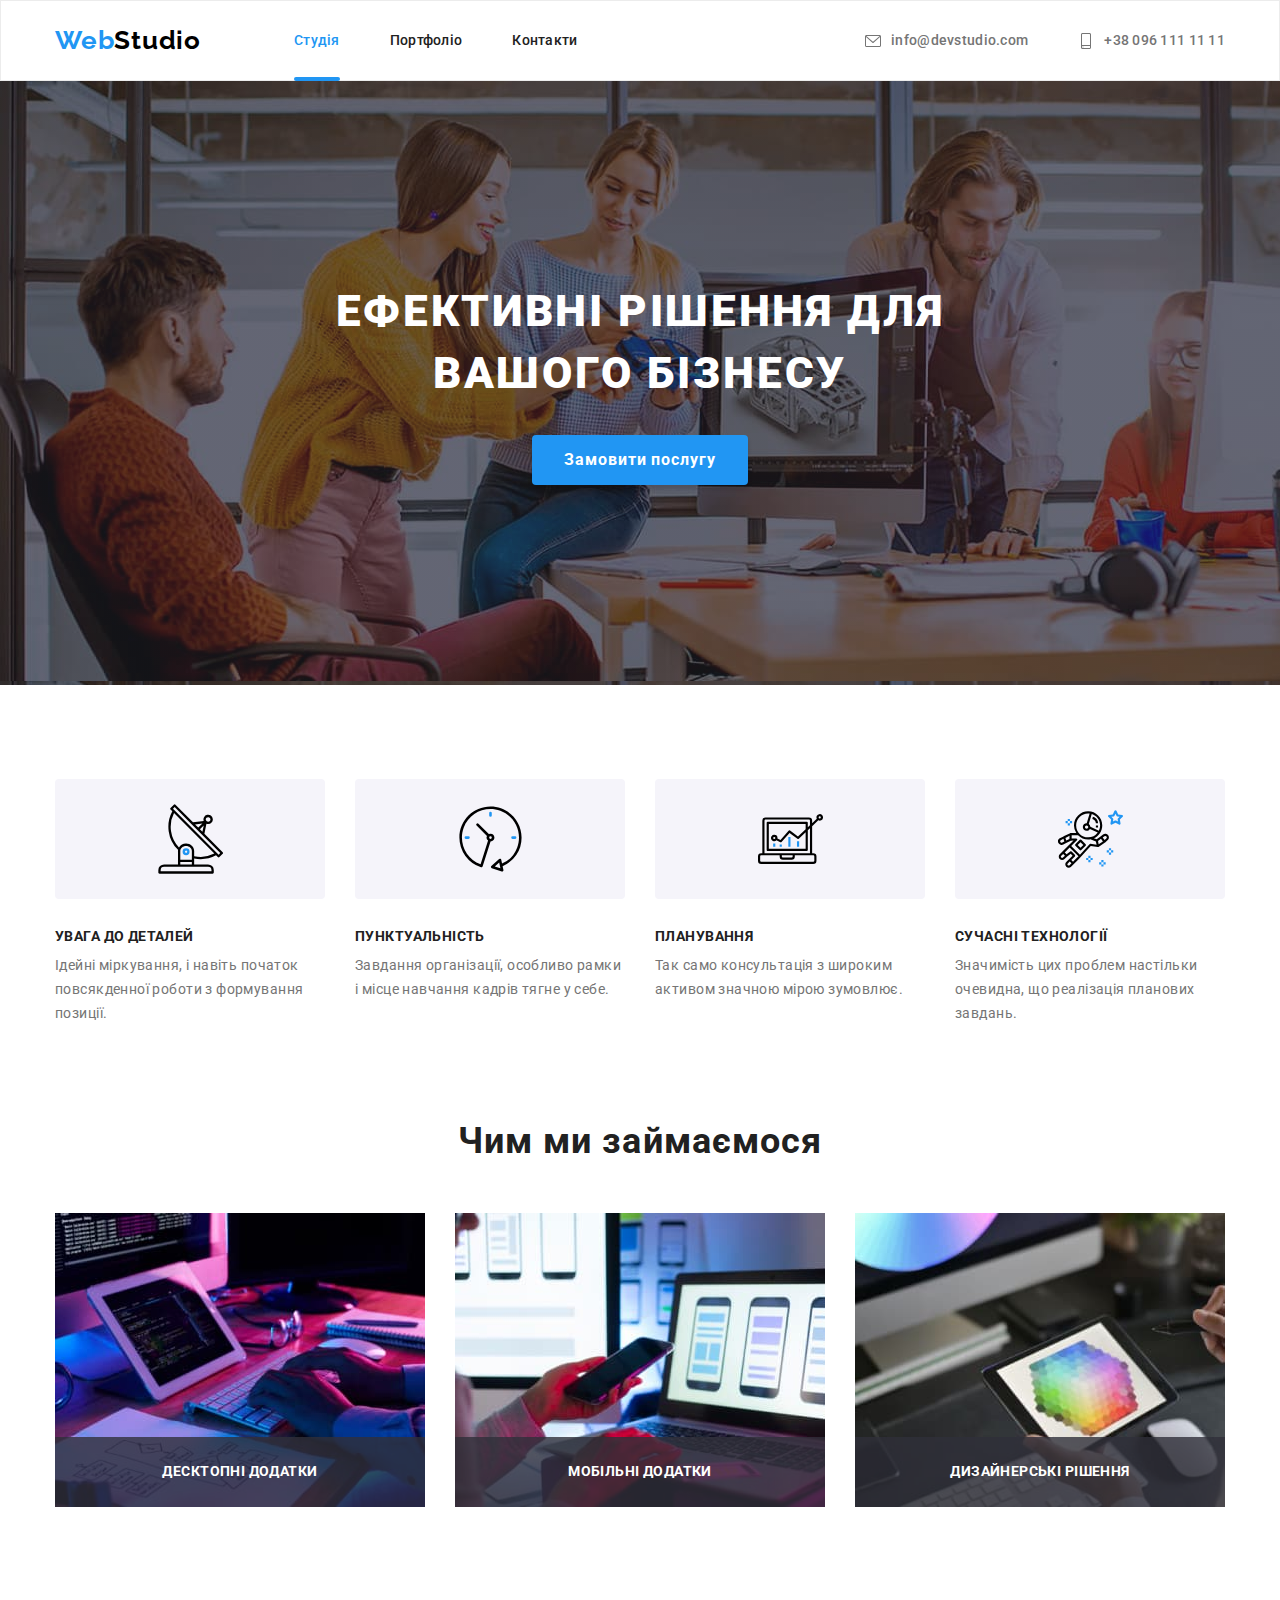
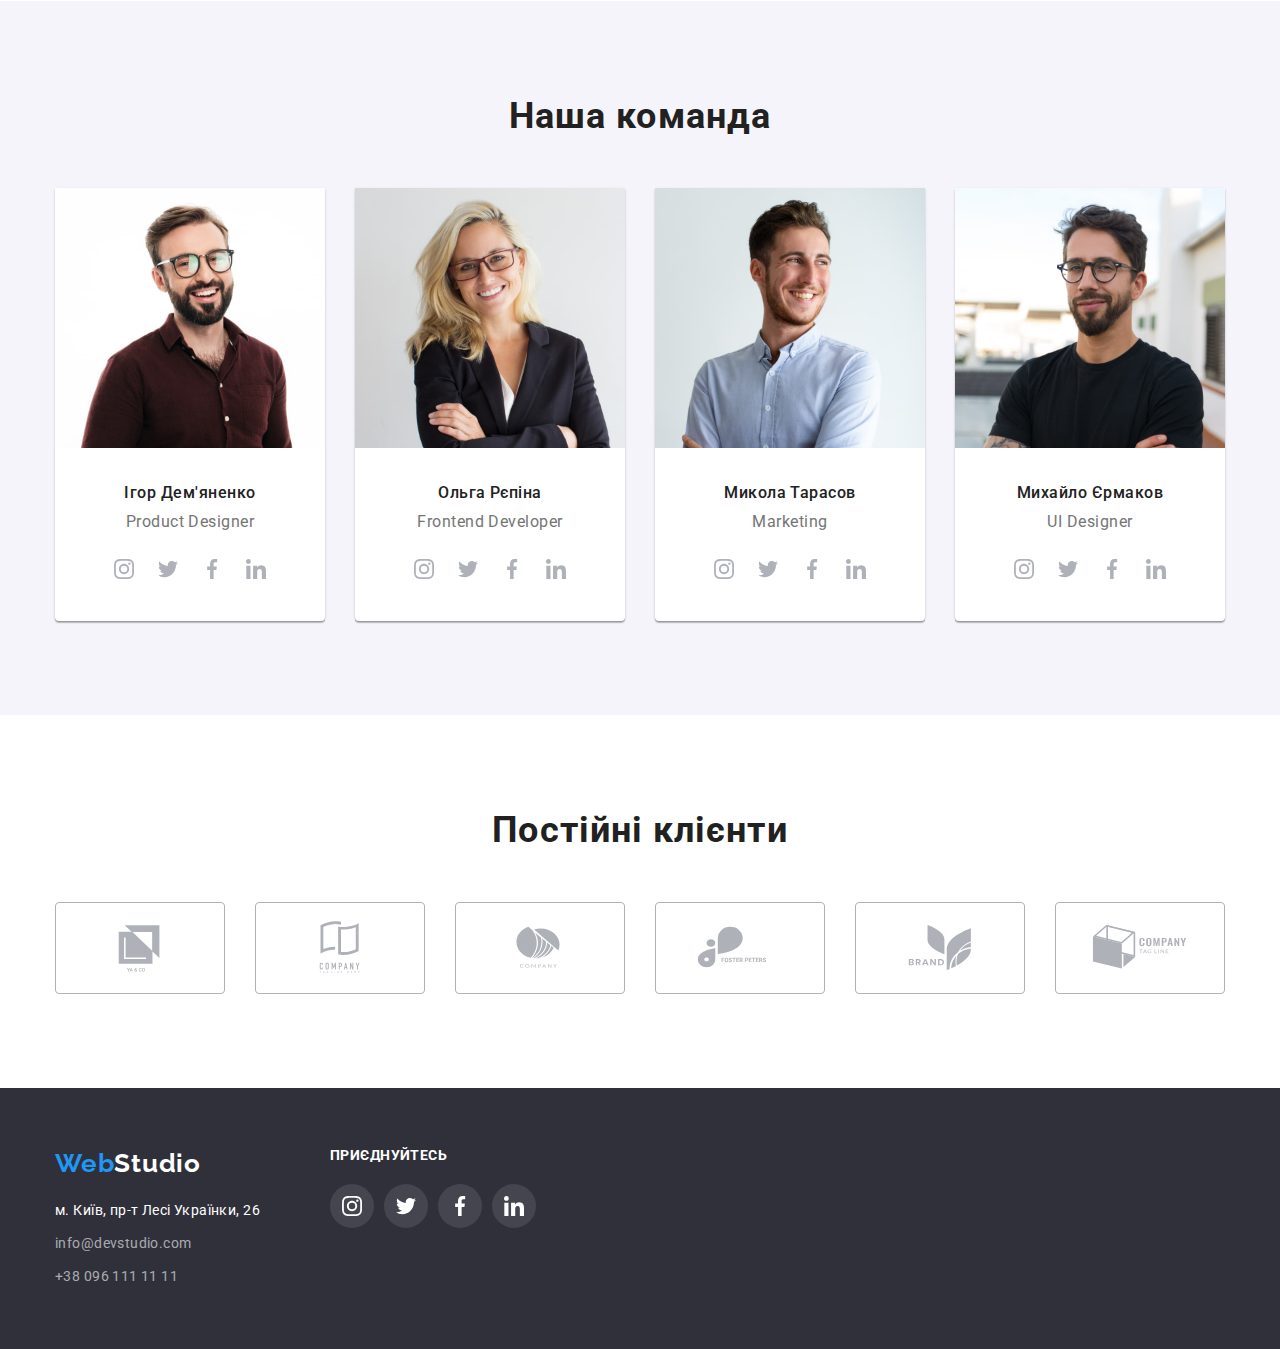
<file: index.html>
<!DOCTYPE html>
<html lang="uk">
<head>
    <meta charset="UTF-8">
    <meta http-equiv="X-UA-Compatible" content="IE=edge">
    <meta name="viewport" content="width=device-width, initial-scale=1.0">
    <title>WebStudio</title>
    <link href="https://fonts.googleapis.com/css2?family=Raleway:wght@700&family=Roboto:wght@400;500;700;900&display=swap"
        rel="stylesheet">
    <link rel="stylesheet" href="https://cdnjs.cloudflare.com/ajax/libs/modern-normalize/1.0.0/modern-normalize.min.css" />
    <link rel="stylesheet" href="./css/styles.css">
</head>
<body class="studio">

    <!-- Шапка сайту-->
    
    <header class="over">
        <div class="container main-over">
        <a href="./index.html" class="logo"><span class="logo-web">Web</span><span class="logo-studio">Studio</span></a>
        <nav>
            <ul class="site-nav">
                <li class="item"><a href="./index.html" class="link studio">Студія</a></li>
                <li class="item"><a href="./portfolio.html" class="link">Портфоліо</a></li>
                <li class="item"><a href="" class="link">Контакти</a></li>
            </ul>
        </nav>
            <ul class="contacts">
                <li class="item">
                    <a href="mailto:info@devstudio.com" class="link">
                        <svg class="envelope" width="16px" height="16px">
                            <use href="./images/icons.svg#icon-envelope"></use>
                        </svg>
                    info@devstudio.com
                    </a>
                </li>
                <li class="item">
                    <a href="tel:+380961111111" class="link">
                        <svg class="smartphone" width="16px" height="16px">
                            <use href="./images/icons.svg#icon-smartphone"></use>
                        </svg>
                        +38 096 111 11 11
                    </a>
                </li>
            </ul>
        </div>
    </header>

    <!-- Основна інформація сайту -->

    <main>

        <!-- Герой-секція -->

        <section class="hero">
            <h1 class="hero-tittle">Ефективні рішення для вашого бізнесу</h1>
            <button type="button" class="hero-btn" data-modal-open>Замовити послугу</button>
        </section>

        <!-- Особливості -->

        <section class="section speciality">
            <div class="container">
            <h2 class="visually-hidden">Особливості</h2>
            <ul class="features">
                <li class="item">
                    <div class="feature-icon1">
                    <svg width="65px" height="70px">
                        <use href="./images/icons.svg#icon-feature-1"
                    </svg>
                    </div>
                    <h3 class="features-name">УВАГА ДО ДЕТАЛЕЙ</h3>
                    <p class="features-details">Ідейні міркування, і навіть початок повсякденної роботи з формування позиції.</p>
                </li>
                <li class="item">
                    <div class="feature-icon1">
                        <svg width="65px" height="70px">
                            <use href="./images/icons.svg#icon-feature-2" </svg>
                    </div>
                    <h3 class="features-name">ПУНКТУАЛЬНІСТЬ</h3>
                    <p class="features-details">Завдання організації, особливо рамки і місце навчання кадрів тягне у себе.</p>
                </li>
                <li class="item">
                    <div class="feature-icon1">
                        <svg width="65px" height="70px">
                            <use href="./images/icons.svg#icon-feature-3" </svg>
                    </div>
                    <h3 class="features-name">ПЛАНУВАННЯ</h3>
                    <p class="features-details">Так само консультація з широким активом значною мірою зумовлює.</p>
                </li>
                <li class="item">
                    <div class="feature-icon1">
                        <svg width="65px" height="70px">
                            <use href="./images/icons.svg#icon-feature-4" </svg>
                    </div>
                    <h3 class="features-name">СУЧАСНІ ТЕХНОЛОГІЇ</h3>
                    <p class="features-details">Значимість цих проблем настільки очевидна, що реалізація планових завдань.</p>
                </li>
            </ul>
            </div>
        </section>

        <!-- Чим ми займаємося -->

        <section class="works section">
            <div class="container">
            <h2 class="work-do">Чим ми займаємося</h2>
            <ul class="employment">
                <li class="item">
                    <div class="employment-name">
                    <img width="370" src="./images/what_we_do_1.jpg" alt="Десктопні додатки">
                    <p class="name-item">Десктопні додатки</p>
                    </div>
                </li>
                <li class="item">
                    <div class="employment-name">
                    <img width="370" src="./images/what_we_do_2.jpg" alt="Мобільні додатки">
                    <p class="name-item">Мобільні додатки</p>
                    </div>
                </li>
                <li class="item">
                    <div class="employment-name">
                    <img width="370" src="./images/what_we_do_3.jpg" alt="Дизайнерські рішення">
                    <p class="name-item">Дизайнерські рішення</p>
                    </div>
                </li>
            </ul>
            </div>
        </section>

        <!-- Наша команда -->

        <section class="team section">
            <div class="container">
            <h2 class="team-name">Наша команда</h2>
            <ul class="team-list">
                <li class="teams">
                    <img width="270" src="./images/team_member_1.jpg" alt="фото Ігор Дем'яненко" class="team-photo">
                    <h3 class="team-initials">Ігор Дем'яненко</h3>
                    <p lang="en" class="team-position">Product Designer</p>
                    <ul class="icons">
                        <li>
                            <a class="icons-link" href="">
                            <svg class="icons-item" width="20px" height="20px">
                                <use href="./images/icons.svg#icon-instagram"
                            </svg>
                            </a>
                        </li>
                        <li>
                            <a class="icons-link" href="">
                            <svg class="icons-item" width="20px" height="20px">
                                <use href="./images/icons.svg#icon-twitter" 
                            </svg>
                            </a>
                        </li>
                        <li>
                            <a class="icons-link" href="">
                            <svg class="icons-item" width="20px" height="20px">
                                <use href="./images/icons.svg#icon-facebook" 
                            </svg>
                            </a>
                        </li>
                        <li>
                            <a class="icons-link" href="">
                            <svg class="icons-item" width="20px" height="20px">
                                <use href="./images/icons.svg#icon-linkedin" 
                            </svg>
                            </a>
                        </li>
                    </ul>
                </li>
                <li class="teams">
                    <img width="270" src="./images/team_member_2.jpg" alt="фото Ольга Рєпіна" class="team-photo">
                    <h3 class="team-initials">Ольга Рєпіна</h3>
                    <p lang="en" class="team-position">Frontend Developer</p>
                    <ul class="icons">
                        <li>
                            <a class="icons-link" href="">
                                <svg class="icons-item" width="20px" height="20px">
                                    <use href="./images/icons.svg#icon-instagram" </svg>
                            </a>
                        </li>
                        <li>
                            <a class="icons-link" href="">
                                <svg class="icons-item" width="20px" height="20px">
                                    <use href="./images/icons.svg#icon-twitter" </svg>
                            </a>
                        </li>
                        <li>
                            <a class="icons-link" href="">
                                <svg class="icons-item" width="20px" height="20px">
                                    <use href="./images/icons.svg#icon-facebook" </svg>
                            </a>
                        </li>
                        <li>
                            <a class="icons-link" href="">
                                <svg class="icons-item" width="20px" height="20px">
                                    <use href="./images/icons.svg#icon-linkedin" </svg>
                            </a>
                        </li>
                    </ul>
                </li>
                <li class="teams">
                    <img width="270" src="./images/team_member_3.jpg" alt="фото Микола Тарасов" class="team-photo">
                    <h3 class="team-initials">Микола Тарасов</h3>
                    <p lang="en" class="team-position">Marketing</p>
                    <ul class="icons">
                        <li>
                            <a class="icons-link" href="">
                                <svg class="icons-item" width="20px" height="20px">
                                    <use href="./images/icons.svg#icon-instagram" </svg>
                            </a>
                        </li>
                        <li>
                            <a class="icons-link" href="">
                                <svg class="icons-item" width="20px" height="20px">
                                    <use href="./images/icons.svg#icon-twitter" </svg>
                            </a>
                        </li>
                        <li>
                            <a class="icons-link" href="">
                                <svg class="icons-item" width="20px" height="20px">
                                    <use href="./images/icons.svg#icon-facebook" </svg>
                            </a>
                        </li>
                        <li>
                            <a class="icons-link" href="">
                                <svg class="icons-item" width="20px" height="20px">
                                    <use href="./images/icons.svg#icon-linkedin" </svg>
                            </a>
                        </li>
                    </ul>
                </li>
                <li class="teams">
                    <img width="270" src="./images/team_member_4.jpg" alt="фото Михайло Єрмаков" class="team-photo">
                    <h3 class="team-initials">Михайло Єрмаков</h3>
                    <p lang="en" class="team-position">UI Designer</p>
                    <ul class="icons">
                        <li>
                            <a class="icons-link" href="">
                                <svg class="icons-item" width="20px" height="20px">
                                    <use href="./images/icons.svg#icon-instagram" </svg>
                            </a>
                        </li>
                        <li>
                            <a class="icons-link" href="">
                                <svg class="icons-item" width="20px" height="20px">
                                    <use href="./images/icons.svg#icon-twitter" </svg>
                            </a>
                        </li>
                        <li>
                            <a class="icons-link" href="">
                                <svg class="icons-item" width="20px" height="20px">
                                    <use href="./images/icons.svg#icon-facebook" </svg>
                            </a>
                        </li>
                        <li>
                            <a class="icons-link" href="">
                                <svg class="icons-item" width="20px" height="20px">
                                    <use href="./images/icons.svg#icon-linkedin" </svg>
                            </a>
                        </li>
                    </ul>
                </li>
            </ul>
            </div>
        </section>

        <!-- Постійні клієнти-->

        <section class="clients section">
            <div class="container">
            <h2 class="regular">
                Постійні клієнти
            </h2>
            <ul class="regular-clients">
                <li>
                    <a class="clients-link" href="">
                        <svg class="client" width="106px" height="60px">
                            <use href="./images/icons.svg#icon-client-1"></use>
                        </svg>
                    </a>
                </li>
                <li>
                    <a class="clients-link" href="">
                    <svg class="client" width="106px" height="60px">
                        <use href="./images/icons.svg#icon-client-2"></use>
                    </svg>
                    </a>
                </li>
                <li>
                    <a class="clients-link" href="">
                    <svg class="client" width="106px" height="60px">
                        <use href="./images/icons.svg#icon-client-3"></use>
                    </svg>
                    </a>
                </li>
                <li>
                    <a class="clients-link" href="">
                    <svg class="client" width="106px" height="60px">
                        <use href="./images/icons.svg#icon-client-4"></use>
                    </svg>
                    </a>
                </li>
                <li>
                    <a class="clients-link" href="">
                    <svg class="client" width="106px" height="60px">
                        <use href="./images/icons.svg#icon-client-5"></use>
                    </svg>
                    </a>
                </li>
                <li>
                    <a class="clients-link" href="">
                    <svg class="client" width="106px" height="60px">
                        <use href="./images/icons.svg#icon-client-6"></use>
                    </svg>
                    </a>
                </li>
            </ul>
            </div>
        </section>
    </main>

    <!-- Підвал сайту -->

    <footer class="under section">
        <div class="container container-ftr">
            <div class="contacts-ftr">
                <a href="./index.html" class="logo"><span class="logo-web">Web</span><span class="logo-studio-ftr">Studio</span></a>
                <address>
                    <ul>
                        <li class="address">м. Київ, пр-т Лесі Українки, 26</li>
                        <li class="email-ftr"><a href="mailto:info@devstudio.com" class="contact-ftr">info@devstudio.com</a></li>
                        <li><a href="tel:+380961111111" class="contact-ftr">+38 096 111 11 11</a></li>
                    </ul>
                </address>
            </div>
            <div class="nav-icons">
                <p>ПРИЄДНУЙТЕСЬ</p>
                <ul class="icons-ft">
                    <li>
                        <a class="icons-link-ft" href="">
                        <svg class="icons-ft-item" width="20px" height="20px">
                            <use href="./images/icons.svg#icon-instagram" </svg>
                        </a>
                    </li>
                    
                    <li>
                        <a class="icons-link-ft" href="">
                        <svg class="icons-ft-item" width="20px" height="20px">
                            <use href="./images/icons.svg#icon-twitter" </svg>
                        </a>
                    </li>
                    
                    <li>
                        <a class="icons-link-ft" href="">
                        <svg class="icons-ft-item" width="20px" height="20px">
                            <use href="./images/icons.svg#icon-facebook" </svg>
                        </a>
                    </li>
                    
                    <li>
                        <a class="icons-link-ft" href="">
                        <svg class="icons-ft-item" width="20px" height="20px">
                            <use href="./images/icons.svg#icon-linkedin" </svg>
                        </a>
                    </li>
                    
                </ul>
            </div>
        </div>
    </footer>
    <div class="backdrop is-hidden" data-modal>
        <div class="modal">
            <button type="button" class="modal-close" data-modal-close>
                <svg class="icon-close" width="30px" height="30px">
                    <use href="./images/icons.svg#icon-close"
                </svg>
            </button>
        </div>
    </div>
    <script src="./js/modal.js"></script>
</body>
</html>
</file>
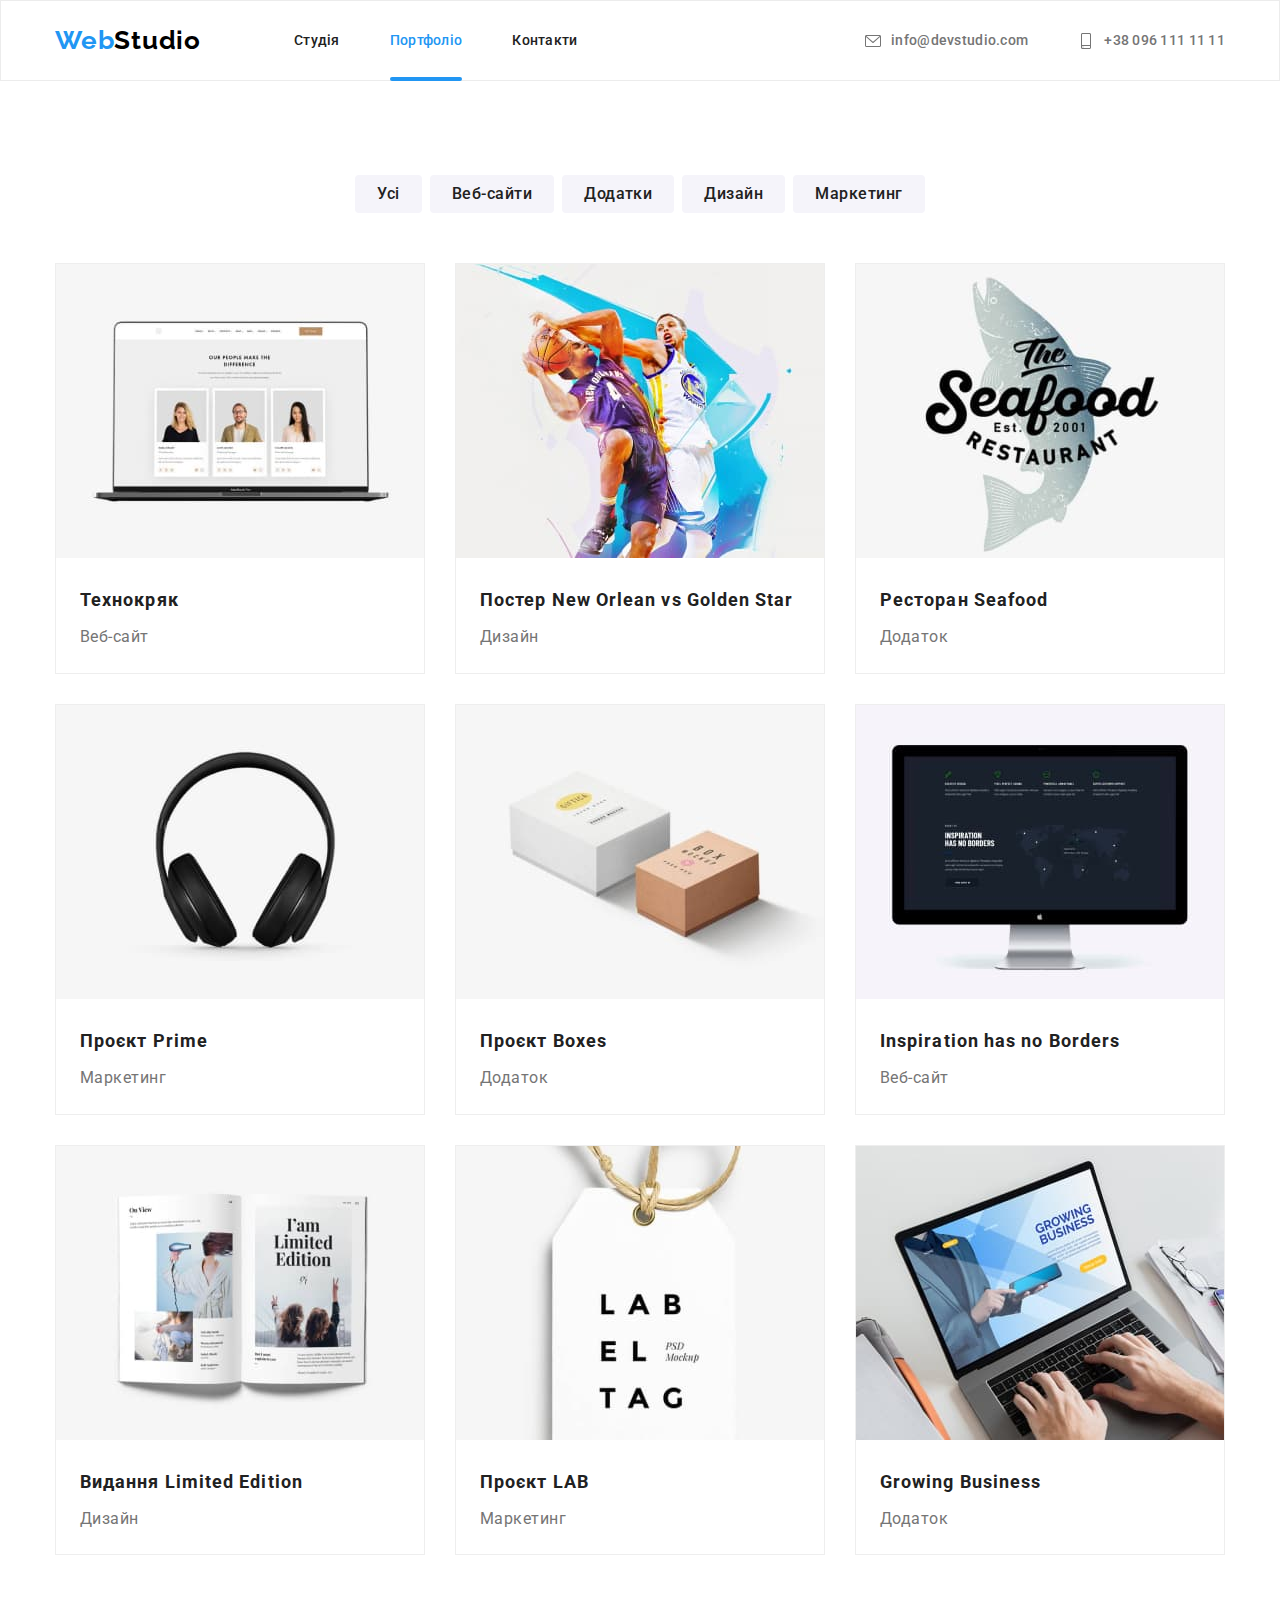
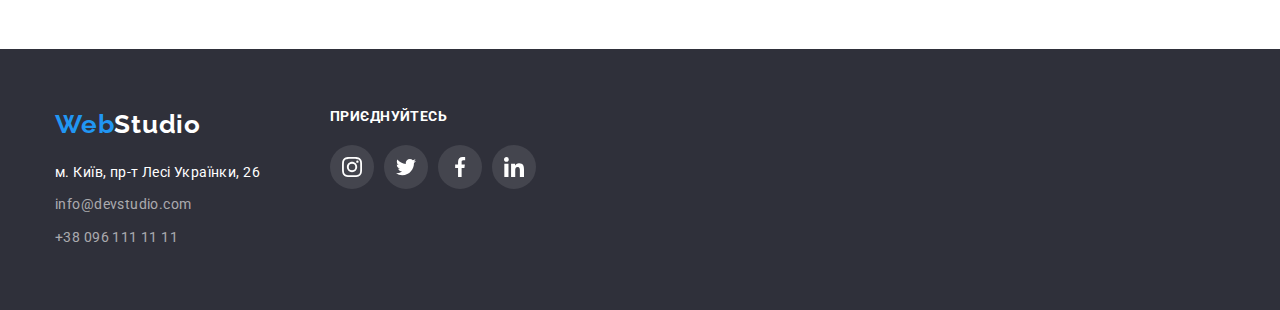
<file: portfolio.html>
<!DOCTYPE html>
<html lang="en">
<head>
    <meta charset="UTF-8">
    <meta http-equiv="X-UA-Compatible" content="IE=edge">
    <meta name="viewport" content="width=device-width, initial-scale=1.0">
    <title>WebStudio Portfolio</title>
    <link href="https://fonts.googleapis.com/css2?family=Raleway:wght@700&family=Roboto:wght@400;500;700;900&display=swap"
        rel="stylesheet">
    <link rel="stylesheet" href="https://cdnjs.cloudflare.com/ajax/libs/modern-normalize/1.0.0/modern-normalize.min.css" />
    <link rel="stylesheet" href="./css/styles.css">
</head>
<body class="studio-portfolio">
    <!-- Шапка сайту-->
    
    <header class="over">
        <div class="container main-over">
            <a href="./index.html" class="logo"><span class="logo-web">Web</span><span class="logo-studio">Studio</span></a>
            <nav>
                <ul class="site-nav">
                    <li class="item"><a href="./index.html" class="link">Студія</a></li>
                    <li class="item"><a href="./portfolio.html" class="link portfolio">Портфоліо</a></li>
                    <li class="item"><a href="" class="link">Контакти</a></li>
                </ul>
            </nav>
            <ul class="contacts">
                <li class="item">
                    <a href="mailto:info@devstudio.com" class="link">
                        <svg class="envelope" width="16px" height="16px">
                            <use href="./images/icons.svg#icon-envelope"></use>
                        </svg>
                        info@devstudio.com
                    </a>
                </li>
                <li class="item">
                    <a href="tel:+380961111111" class="link">
                        <svg class="smartphone" width="16px" height="16px">
                            <use href="./images/icons.svg#icon-smartphone"></use>
                        </svg>
                        +38 096 111 11 11
                    </a>
                </li>
            </ul>
        </div>
    </header>

    <main>
        <section class="section section-portfolio">
            <div class="container">
            <!-- Прихований заголовок -->
            <h1 class="visually-hidden">Портфоліо</h1>
            <!-- Кнопки фільтрів проектів -->
            <ul class="portfolio-nav">
                <li class="portfolio-item"><button type="button" class="item">Усі</button></li>
                <li class="portfolio-item"><button type="button" class="item">Веб-сайти</button></li>
                <li class="portfolio-item"><button type="button" class="item">Додатки</button></li>
                <li class="portfolio-item"><button type="button" class="item">Дизайн</button></li>
                <li class="portfolio-item"><button type="button" class="item">Маркетинг</button></li>
            </ul>
            <!-- Перелік проектів -->
            <ul class="projects">
                <li class="project-item"><a href="">
                    <div class="gallery-thumb">
                        <img width="370" src="./images/portfolio-img/portfolio-1.jpg" alt="Веб-сайт Технокряк">
                        <div class="project-thumb">
                            <p class="project-information">Ресурс пропонує комплексні пропозиції з різним рівнем функціоналу та сервісів. Все це дозволить відвідувачу отримативичерпні відомості про компанію чи приватну особу.</p>
                        </div>
                    </div>
                    <h2 class="project-name">Технокряк</h2>
                    <p class="project-type">Веб-сайт</p>
                </a></li>
                <li class="project-item"><a href="">
                    <div class="gallery-thumb">
                        <img width="370" src="./images/portfolio-img/portfolio-2.jpg" alt="Дизайн постеру">
                        <div class="project-thumb">
                            <p class="project-information">Ресурс пропонує комплексні пропозиції з різним рівнем функціоналу та сервісів. Все це дозволить відвідувачу отримативичерпні відомості про компанію чи приватну особу.</p>
                        </div>
                    </div>
                    <h2 class="project-name">Постер New Orlean vs Golden Star</h2>
                    <p class="project-type">Дизайн</p>    
                </a></li>
                <li class="project-item"><a href="">
                    <div class="gallery-thumb">
                        <img width="370" src="./images/portfolio-img/portfolio-3.jpg" alt="Логотип ресторану">
                        <div class="project-thumb">
                            <p class="project-information">Ресурс пропонує комплексні пропозиції з різним рівнем функціоналу та сервісів. Все це
                                дозволить відвідувачу отримативичерпні відомості про компанію чи приватну особу.</p>
                        </div>
                    </div>
                    <h2 class="project-name">Ресторан Seafood</h2>
                    <p class="project-type">Додаток</p>
                </a></li>
                <li class="project-item"><a href="">
                    <div class="gallery-thumb">
                    <img width="370" src="./images/portfolio-img/portfolio-4.jpg" alt="Навушники">
                        <div class="project-thumb">
                            <p class="project-information">Ресурс пропонує комплексні пропозиції з різним рівнем функціоналу та сервісів. Все це
                            дозволить відвідувачу отримативичерпні відомості про компанію чи приватну особу.</p>
                        </div>
                    </div>
                    <h2 class="project-name">Проєкт Prime</h2>
                    <p class="project-type">Маркетинг</p>
                </a></li>
                <li class="project-item"><a href="">
                    <div class="gallery-thumb">
                    <img width="370" src="./images/portfolio-img/portfolio-5.jpg" alt="Коробки">
                    <div class="project-thumb">
                        <p class="project-information">Ресурс пропонує комплексні пропозиції з різним рівнем функціоналу та сервісів. Все це
                            дозволить відвідувачу отримативичерпні відомості про компанію чи приватну особу.</p>
                    </div>
                    </div>
                    <h2 class="project-name">Проєкт Boxes</h2>
                    <p class="project-type">Додаток</p>
                </a></li>
                <li class="project-item"><a href="">
                    <div class="gallery-thumb">
                    <img width="370" src="./images/portfolio-img/portfolio-6.jpg" alt="Сторінка сайту">
                    <div class="project-thumb">
                        <p class="project-information">Ресурс пропонує комплексні пропозиції з різним рівнем функціоналу та сервісів. Все це
                            дозволить відвідувачу отримативичерпні відомості про компанію чи приватну особу.</p>
                    </div>
                    </div>
                    <h2 class="project-name">Inspiration has no Borders</h2>
                    <p class="project-type">Веб-сайт</p>
                </a></li>
                <li class="project-item"><a href="">
                    <div class="gallery-thumb">
                    <img width="370" src="./images/portfolio-img/portfolio-7.jpg" alt="Сторінка журналу">
                    <div class="project-thumb">
                        <p class="project-information">Ресурс пропонує комплексні пропозиції з різним рівнем функціоналу та сервісів. Все це
                            дозволить відвідувачу отримативичерпні відомості про компанію чи приватну особу.</p>
                    </div>
                    </div>
                    <h2 class="project-name">Видання Limited Edition</h2>
                    <p class="project-type">Дизайн</p>
                </a></li>
                <li class="project-item"><a href="">
                    <div class="gallery-thumb">
                    <img width="370" src="./images/portfolio-img/portfolio-8.jpg" alt="Бірка">
                    <div class="project-thumb">
                        <p class="project-information">Ресурс пропонує комплексні пропозиції з різним рівнем функціоналу та сервісів. Все це
                            дозволить відвідувачу отримативичерпні відомості про компанію чи приватну особу.</p>
                    </div>
                    </div>
                    <h2 class="project-name">Проєкт LAB</h2>
                    <p class="project-type">Маркетинг</p>
                </a></li>
                <li class="project-item"><a href="">
                    <div class="gallery-thumb">
                    <img width="370" src="./images/portfolio-img/portfolio-9.jpg" alt="Сторінка додатку">
                    <div class="project-thumb">
                        <p class="project-information">Ресурс пропонує комплексні пропозиції з різним рівнем функціоналу та сервісів. Все це
                            дозволить відвідувачу отримативичерпні відомості про компанію чи приватну особу.</p>
                    </div>
                    </div>
                    <h2 class="project-name">Growing Business</h2>
                    <p class="project-type">Додаток</p>
                </a></li>
            </ul>
            </div>
        </section>
    </main>
    <!-- Підвал сайту -->
    
    <footer class="under section">
        <div class="container container-ftr">
            <div class="contacts-ftr">
                <a href="./index.html" class="logo"><span class="logo-web">Web</span><span
                        class="logo-studio-ftr">Studio</span></a>
                <address>
                    <ul>
                        <li class="address">м. Київ, пр-т Лесі Українки, 26</li>
                        <li class="email-ftr"><a href="mailto:info@devstudio.com" class="contact-ftr">info@devstudio.com</a>
                        </li>
                        <li><a href="tel:+380961111111" class="contact-ftr">+38 096 111 11 11</a></li>
                    </ul>
                </address>
            </div>
            <div class="nav-icons">
                <p>ПРИЄДНУЙТЕСЬ</p>
                <ul class="icons-ft">
                    <li>
                        <a class="icons-link-ft" href="">
                            <svg class="icons-ft-item" width="20px" height="20px">
                                <use href="./images/icons.svg#icon-instagram" </svg>
                        </a>
                    </li>
    
                    <li>
                        <a class="icons-link-ft" href="">
                            <svg class="icons-ft-item" width="20px" height="20px">
                                <use href="./images/icons.svg#icon-twitter" </svg>
                        </a>
                    </li>
    
                    <li>
                        <a class="icons-link-ft" href="">
                            <svg class="icons-ft-item" width="20px" height="20px">
                                <use href="./images/icons.svg#icon-facebook" </svg>
                        </a>
                    </li>
    
                    <li>
                        <a class="icons-link-ft" href="">
                            <svg class="icons-ft-item" width="20px" height="20px">
                                <use href="./images/icons.svg#icon-linkedin" </svg>
                        </a>
                    </li>
    
                </ul>
            </div>
        </div>
    </footer>
</body>
</html>
</file>
<file: css/styles.css>
/* * {
    outline: solid 2px green;
} */

ul {
    list-style: none;
    padding-left: 0;
}
a {
    text-decoration: none;
}

h1, h2, h3, h4, h5, h6, p, ul {
    margin: 0;
}

button {
    border: none;
}
.container {
    width: 1200px;
    margin: 0 auto;
    padding-left: 15px;
    padding-right: 15px;
}

.section {
    padding-top: 94px;
    padding-bottom: 94px
}

:root {
    --primary-color: #757575;
    --secondary-color: #212121;
    --logo-color: #000000;
    --hero-color: #FFFFFF;
    --footer-color: rgba(255, 255, 255, 0.6);
    --accent-color:#2196F3;
    --primary-background_color: #F5F5F5;
    --secondary-background-color: #F5F4FA;
    --footer_background_color: #2F303A;
}

.studio,
.studio-portfolio {
    background-color: var(--hero-color);
    color: var(--primary-color);
    font-family: 'Roboto', sans-serif;
}

.logo {
    display: inline-block;
    font-family: 'Raleway', sans-serif;
    font-weight: 700;
    font-size: 26px;
    line-height: 1.2;
    letter-spacing: 0.03em;
}

.over {
    background-color: var(--hero-color);
    border: 1px solid #ECECEC;
    /* max-width: 1600px;
    margin: 0 auto; */
}

.main-over {
    display: flex;
    align-items: center;
}
/* Навігація */

.logo-web {
    color: var(--accent-color);
}

.logo-studio {
    color: var(--logo-color);
}

.site-nav {
    display: flex;
    margin-left: 93px;
}

.site-nav .item:not(:last-child){
    margin-right: 50px;
}

.site-nav .link {
    display: block;
    padding-top: 32px;
    padding-bottom: 32px;
    color: var(--secondary-color);
    font-weight: 500;
    font-size: 14px;
    line-height: 1.1;
    letter-spacing: 0.02em;
    transition: color 250ms cubic-bezier(0.4, 0, 0.2, 1);
}

.link.studio {
    position: relative;
    color: var(--accent-color);
}

.link.studio::after {
    position: absolute;
    bottom: -1px;
    content: '';
    display: block;
    width: 100%;
    height: 4px;
    border-radius: 2px;
    background-color: var(--accent-color);
    overflow: hidden;
}

.link.portfolio {
    position: relative;
    color: var(--accent-color);
}

.link.portfolio::after {
    position: absolute;
    bottom: -1px;
    content: '';
    display: block;
    width: 100%;
    height: 4px;
    border-radius: 2px;
    background-color: var(--accent-color);
    overflow: hidden;
}

.contacts {
    display: flex;
    margin-left: auto;
    align-items: center;
}

.contacts .item + .item {
    margin-left: 50px;
}

.contacts .link {
    display: flex;
    align-items: center;
    color: var(--primary-color);
    font-weight: 500;
    font-size: 14px;
    line-height: 1.1;
    letter-spacing: 0.02em;
    transition: color 250ms cubic-bezier(0.4, 0, 0.2, 1);
}

.link:hover,
.link:focus {
    color: var(--accent-color);
}

.envelope,
.smartphone {
    margin-right: 10px;
    fill: currentColor;
    /* display: block;
    position: relative;
    margin-top: -2px; */

}

/* Герой-секція */

.hero {
    background-image: linear-gradient(rgba(47, 48, 58, 0.4),rgba(47, 48, 58, 0.4)), url(../images/hero-bg.jpg);
    max-width: 1600px;
   background-color: var(--footer_background_color); 
   margin: 0 auto;
   padding: 200px 0;
}

.hero-tittle {
    width: 696px;
    margin: 0 auto;
    margin-bottom: 30px;
    color: var(--hero-color);
    font-weight: 900;
    font-size: 44px;
    line-height: 1.4;
    text-align: center;
    letter-spacing: 0.06em;
    text-transform: uppercase;
}

.hero-btn {
    padding: 10px 32px;
    margin: 0 auto;
    box-shadow: 0px 4px 4px rgba(0, 0, 0, 0.15);
    border: none;
    border-radius: 4px;
    color: var(--hero-color);
    background-color: var(--accent-color);
    font-weight: 700;
    font-size: 16px;
    line-height: 1.9;
    display: flex;
    align-items: center;
    text-align: center;
    letter-spacing: 0.06em;
    cursor: pointer;
}

/* Особливості */
/* Прихований заголовок */

.visually-hidden {
    position: absolute;
    width: 1px;
    height: 1px;
    margin: -1px;
    border: 0;
    padding: 0;

    white-space: nowrap;
    clip-path: inset(100%);
    clip: rect(0 0 0 0);
    overflow: hidden;
}

.speciality {
    padding-bottom: 0;
}

.features {
    display: flex;
    flex-wrap: wrap;
}

.features .item {
    width: 270px;
}

.features .item:not(:last-child) {
    margin-right: 30px;
}


.features-name {
    margin-bottom: 10px;
    color: var(--secondary-color);
    font-weight: 700;
    font-size: 14px;
    line-height: 1.1;
    letter-spacing: 0.03em;
    text-transform: uppercase;
}

.features-details {
    width: 270px;
    font-size: 14px;
    line-height: 1.7;
    letter-spacing: 0.03em;
}

.feature-icon1 {
    display: flex;
    justify-content: center; 
    align-items: center;
    width: 270px;
    height: 120px;
    background-color: var(--secondary-background-color);
    border-radius: 4px;
    margin-bottom: 30px;
}

/* Чим ми займаємося */

.work-do {
    margin-bottom: 50px;
    color: var(--secondary-color);
    font-weight: 700;
    font-size: 36px;
    line-height: 1.2;
    text-align: center;
    letter-spacing: 0.03em;
}

.employment {
    display: flex;
}

.employment .item:not(:last-child) {
    margin-right: 30px;
}

.employment-name {
    position: relative;
    line-height: 0;
}

.employment-name .name-item {
    position: absolute;
    bottom: 0;
    display: flex;
    justify-content: center;
    align-items: center;
    width: 370px;
    height: 70px;
    font-weight: 700;
    font-size: 14px;
    line-height: 1.1;
    text-align: center;
    letter-spacing: 0.03em;
    text-transform: uppercase;
    color: var(--hero-color);
    background-color: rgba(47, 48, 58, 0.8);
}

/* Наша команда */
.team {
    background-color: var(--secondary-background-color);
}

.team-name,
.regular {
    margin-bottom: 50px;
    color: var(--secondary-color);
    font-weight: 700;
    font-size: 36px;
    line-height: 1.2;
    text-align: center;
    letter-spacing: 0.03em;
}

.team-photo {
    margin-bottom: 30px;
}

.team-initials {
    margin-bottom: 10px;
    color: var(--secondary-color);
    font-weight: 500;
    font-size: 16px;
    line-height: 1.2;
    text-align: center;
    letter-spacing: 0.03em;
}

.team-position {
    font-size: 16px;
    line-height: 1.2;
    text-align: center;
    letter-spacing: 0.03em;
}

.team-list {
    display: flex;
}

.teams:not(:last-child) {
    margin-right: 30px;
}

.teams {
    padding-bottom: 30px;
    box-shadow: 0px 1px 3px rgba(0, 0, 0, 0.12), 0px 1px 1px rgba(0, 0, 0, 0.14), 0px 2px 1px rgba(0, 0, 0, 0.2);
    border-radius: 0px 0px 4px 4px;
    background-color: #FFFFFF;
}

.icons {
    display: flex;
    justify-content: center;
    align-items: center;
    margin-top: 16px;
}

.icons-link {
    display: flex;
    justify-content: center;
    align-items: center;
    width: 44px;
    height: 44px;
    color: #AFB1B8;
    border-radius: 50%;
    transition: color 250ms cubic-bezier(0.4, 0, 0.2, 1),
    background-color 250ms cubic-bezier(0.4, 0, 0.2, 1);
}

.icons-link:hover {
    background-color: var(--accent-color);
    color: var(--hero-color);
    border-radius: 50%;
}

.icons-item {
    fill: currentColor;
}


/* Постійні клієнти */

.regular-clients {
    display: flex;
    justify-content: center;
    align-items: center;
}

.clients-link {
    display: flex;
    justify-content: center;
    align-items: center;
    width: 170px;
    height: 92px;
    border: 1px solid #AFB1B8;
    border-radius: 4px;
    color: #AFB1B8;
    background-color: var(--hero-color);
    transition: color 250ms cubic-bezier(0.4, 0, 0.2, 1);
}

.regular-clients li:not(:last-child) {
    margin-right: 30px;
}

.clients-link:hover {
    border: 1px solid var(--accent-color);
    color: var(--accent-color);
}

.client {
    fill: currentColor;
}

/* Підвал сайту */

.under {
    padding: 60px 0;
    background-color: var(--footer_background_color);
}

.logo-studio-ftr {
    color: var(--hero-color)
}
.address {
    margin-top: 20px;
    margin-bottom: 9px;
    color: var(--hero-color);
    font-style: normal;
    font-size: 14px;
    line-height: 1.7;
    letter-spacing: 0.03em;
}

.contact-ftr {
    color: var(--footer-color);
    font-style: normal;
    font-size: 14px;
    line-height: 1.7;
    letter-spacing: 0.03em;
    transition: color 250ms cubic-bezier(0.4, 0, 0.2, 1);
}

.email-ftr {
    margin-bottom: 9px;
}

.contact-ftr:hover,
.contact-ftr:focus {
    color: var(--accent-color);
}

.nav-icons p {
    margin-bottom: 20px;
    font-weight: 700;
    font-size: 14px;
    line-height: 1.14;
    letter-spacing: 0.03em;
    text-transform: uppercase;
    color: var(--hero-color)
}

.contacts-ftr {
    margin-right: 70px;
}

.container-ftr {
    display: flex;
}

.icons-ft {
    display: flex;
    justify-content: center;
    align-items: center;
    margin-top: 16px;
}

.icons-link-ft {
    display: flex;
    justify-content: center;
    align-items: center;
    width: 44px;
    height: 44px;
    color: var(--hero-color);
    background-color: rgba(255, 255, 255, 0.1);
    border-radius: 50%;
    transition: color 250ms cubic-bezier(0.4, 0, 0.2, 1),
    background-color 250ms cubic-bezier(0.4, 0, 0.2, 1);
}

.icons-ft li:not(:last-child) {
    margin-right: 10px;
} 

.icons-link-ft:hover {
    background-color: var(--accent-color);
    color: var(--hero-color);
    border-radius: 50%;
}

.icons-ft-item {
    fill: currentColor;
}

/* Портфоліо */

.portfolio-nav {
    display: flex;
    justify-content: center;
}

.portfolio-item:not(:last-child) {
    margin-right: 8px;
}

.portfolio-nav .item {
    padding: 6px 22px;
    border: 0;
    border-radius: 4px;
    color: var(--secondary-color);
    background-color: var(--secondary-background-color);
    font-weight: 500;
    font-size: 16px;
    line-height: 1.6;
    text-align: center;
    letter-spacing: 0.03em;
    cursor: pointer;
    transition: color 250ms cubic-bezier(0.4, 0, 0.2, 1),
    background-color 250ms cubic-bezier(0.4, 0, 0.2, 1),
    box-shadow 250ms cubic-bezier(0.4, 0, 0.2, 1);
}

.portfolio-nav li:last-child {
    margin-bottom: 50px;
}

.portfolio-nav .item:hover,
.portfolio-nav .item:focus,
.portfolio-nav .item:active {
    color: var(--hero-color);
    background-color: var(--accent-color);
    box-shadow: 0px 3px 1px rgba(0, 0, 0, 0.1), 0px 1px 2px rgba(0, 0, 0, 0.08), 0px 2px 2px rgba(0, 0, 0, 0.12);
    border-radius: 4px;
}

/* Перелік проектів */

.projects {
    display: flex;
    flex-wrap: wrap;
}

.project-item {
    width: 370px;
    margin-right: 30px;
    margin-bottom: 30px;
    border: 1px solid #EEEEEE;
    transition: box-shadow 250ms cubic-bezier(0.4, 0, 0.2, 1);
    overflow: hidden;
}

.project-item:hover {
    box-shadow: 0px 1px 1px rgba(0, 0, 0, 0.12), 0px 4px 4px rgba(0, 0, 0, 0.06), 1px 4px 6px rgba(0, 0, 0, 0.16);
}

.project-item:nth-child(3n) {
    margin-right: 0;
}

.project-item:nth-last-child(-n+3) {
    margin-bottom: 0;
}

.gallery-thumb {
    position: relative;
    overflow: hidden;
}

.project-thumb {
    position: absolute;
    top: 0;
    left: 0;
    display: flex;
    align-items: center;
    width: 100%;
    height: 100%;
    padding: 0 24px;
    background-color: rgba(33, 150, 243, 0.9);
    opacity: 0;
    transform: translateY(100%);
    transition: transform 250ms cubic-bezier(0.4, 0, 0.2, 1),
    opacity 250ms cubic-bezier(0.4, 0, 0.2, 1);
}

.project-item:hover .project-thumb {
    transform: translateY(0);
    opacity: 1;
}

.project-information {
    font-size: 18px;
    line-height: 1.56;
    letter-spacing: 0.03em;
    color: var(--hero-color);
}

.project-name {
    margin-bottom: 4px;
    margin-top: 20px;
    margin-left: 24px;
    margin-left: 24px;
    color: var(--secondary-color);
    font-weight: 700;
    font-size: 18px;
    line-height: 2.0;
    letter-spacing: 0.06em;
}

.project-type {
    margin-left: 24px;
    margin-left: 24px;
    margin-bottom: 20px;
    color: var(--primary-color);
    font-size: 16px;
    line-height: 1.9;
    letter-spacing: 0.03em;
}

/* modal */

.backdrop {
    position: fixed;
    top: 0;
    left: 0;
    width: 100%;
    height: 100%;
    background-color: rgba(0, 0, 0, 0.2);
    opacity: 1;
    transform: scale(1.1);
    transition: opacity 250ms linear, visibility 2500ms linear, transform 250ms linear;
}

.backdrop.is-hidden {
    opacity: 0;
    visibility: hidden;
    pointer-events: none;
    transform: scale(0.92);
}

.modal {
    position: absolute;
    top: 50%;
    left:50%;
    transform: translate(-50%, -50%);
    width: 528px;
    height: 581px;
    background-color: var(--hero-color);
    box-shadow: 0px 1px 3px rgba(0, 0, 0, 0.12), 0px 1px 1px rgba(0, 0, 0, 0.14), 0px 2px 1px rgba(0, 0, 0, 0.2);
    border-radius: 4px;
}


.modal-close {
    position: absolute;
    top: 8px;
    right: 8px;
    padding: 0;
    margin: 0;
    background-color: var(--hero-color);
    cursor: pointer;
}

.modal-close:hover {
    fill: var(--accent-color)
}
</file>
